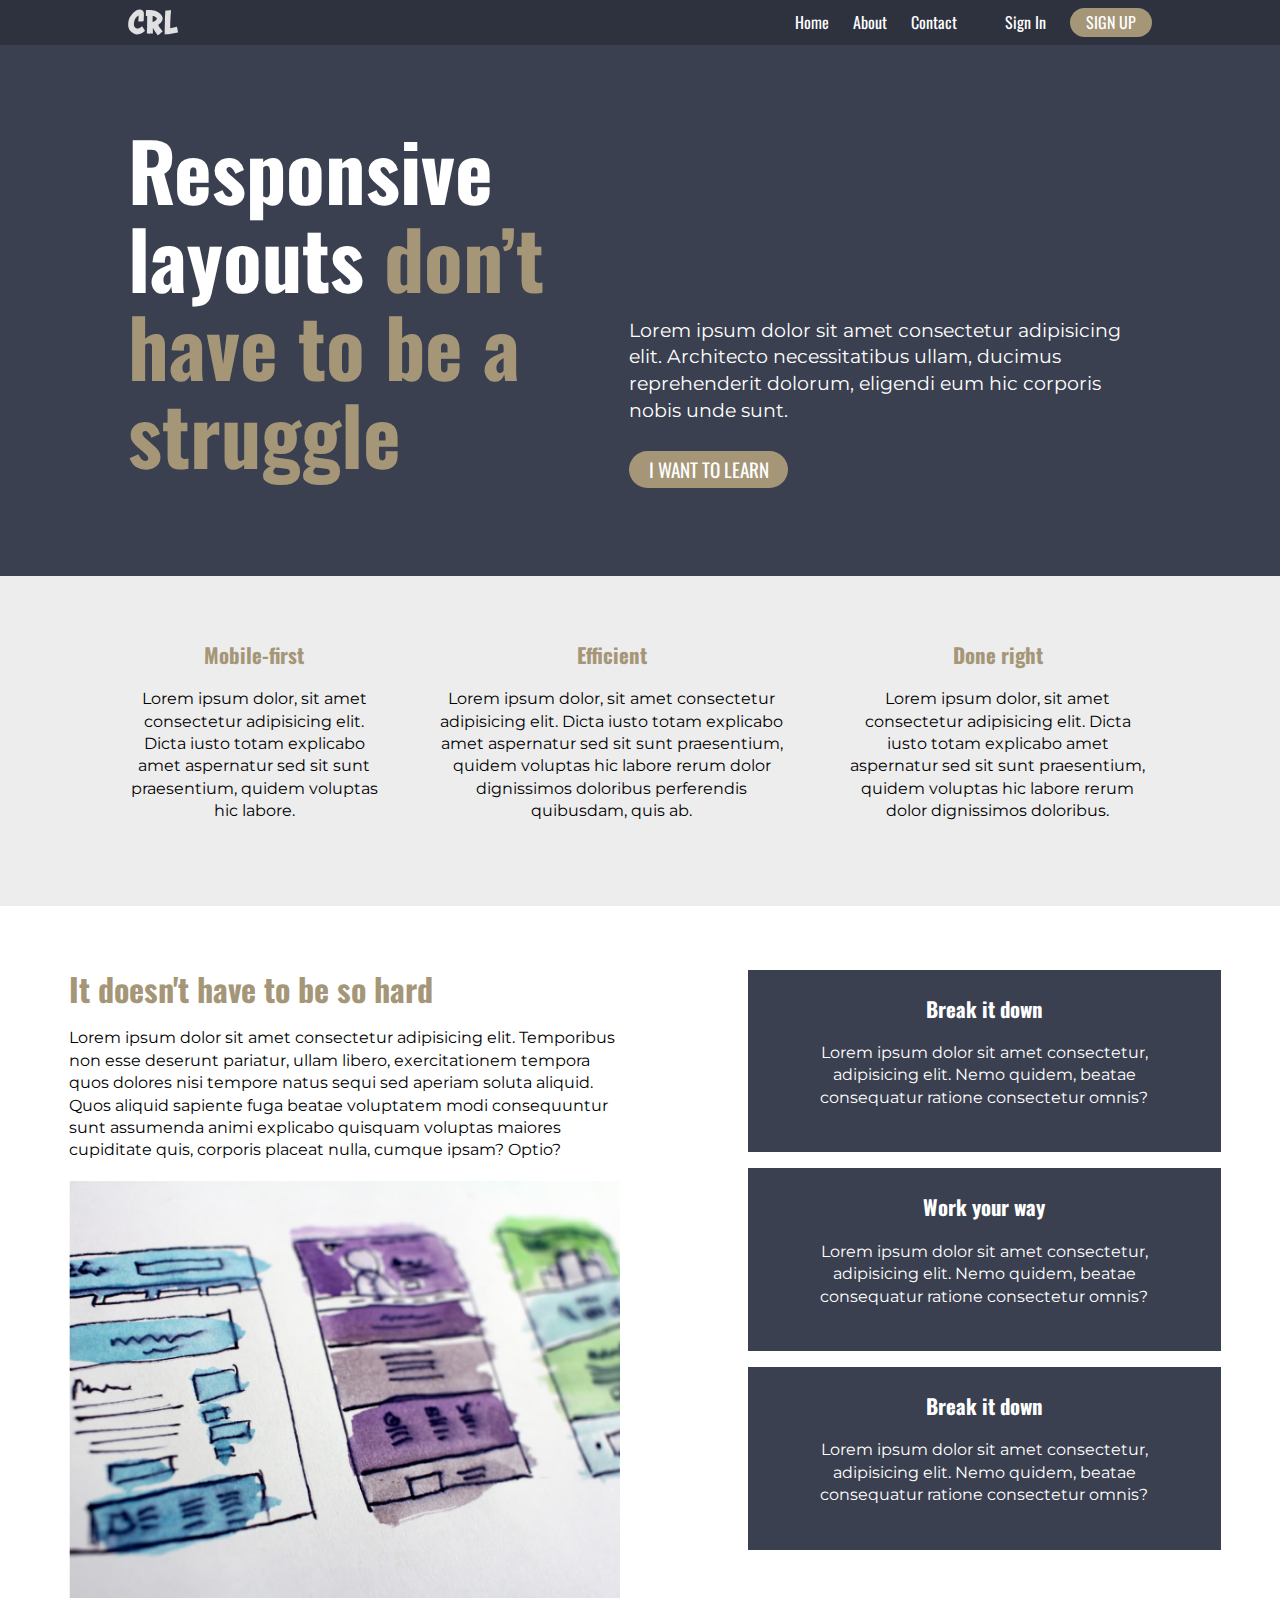
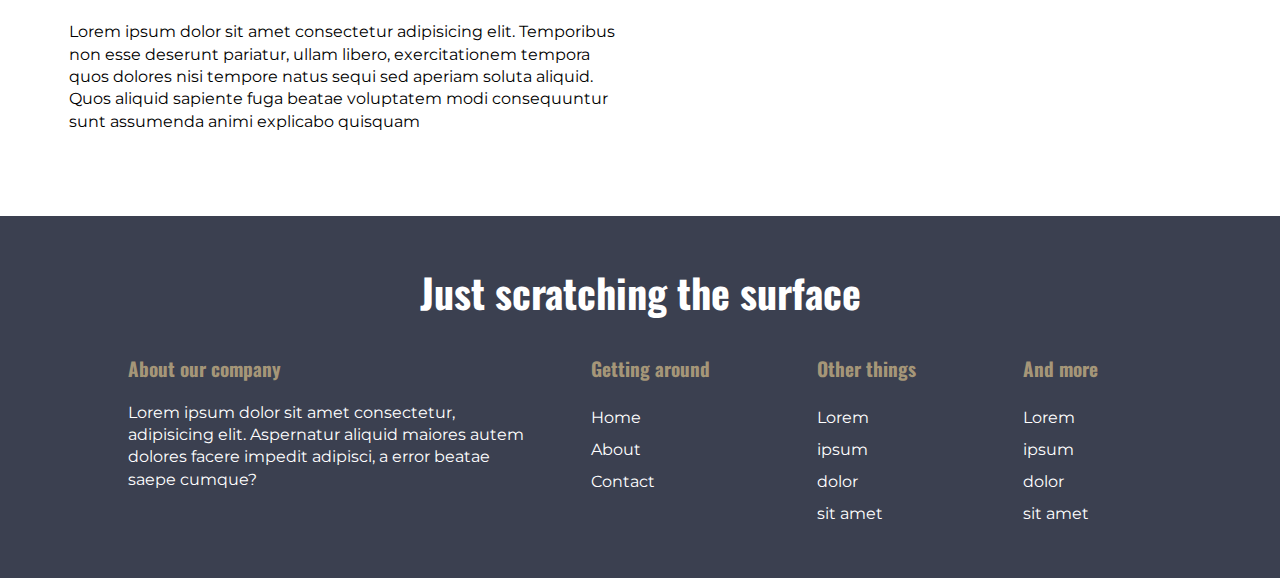
<file: responsive_layouts/final-challenge/final-challenge.html>
<!DOCTYPE html>
<html lang="en">
<head>
    <meta charset="UTF-8">
    <meta http-equiv="X-UA-Compatible" content="IE=edge">
    <meta name="viewport" content="width=device-width, initial-scale=1.0">
    <title>Mobile first challenge</title>
    <link rel="stylesheet" href="style.css">
    <link rel="preconnect" href="https://fonts.googleapis.com">
    <link rel="preconnect" href="https://fonts.gstatic.com" crossorigin>
    <link href="https://fonts.googleapis.com/css2?family=Montserrat&family=Oswald:wght@700&display=swap" rel="stylesheet">
</head>
<body>

    <header>
        <nav class="nav container">
            <img class="logo" src="logo.svg" alt="example company logo">
            <ul class="nav">
                <div class="nav nav-primary">
                    <li><a>Home</a></li>
                    <li><a>About</a></li>
                    <li><a>Contact</a></li>
                </div>
                <div class="nav nav-secondary">   
                    <li><a>Sign In</a></li>
                    <li class="btn"><a>Sign Up</a></li>
                </div>
            </ul>
        </nav>
    </header>

    <section class="hero">
        <div class="container desktop-flex">
            <h1>Responsive layouts <span class="tan">don’t have to be a struggle</span></h1>
            <div>
                <p>Lorem ipsum dolor sit amet consectetur adipisicing elit. Architecto necessitatibus ullam, ducimus reprehenderit dolorum, eligendi eum hic corporis nobis unde sunt.</p>
                <button class="btn">I want to learn</button>
            </div>
        </div>  
    </section>

    <section class="about">
        <div class="container tablet-flex">
            <div>
                <h3>Mobile-first</h3>
                <p>Lorem ipsum dolor, sit amet consectetur adipisicing elit. Dicta iusto totam explicabo amet aspernatur sed sit sunt praesentium, quidem voluptas hic labore.</p>
            </div>
            <div>
                <h3>Efficient</h3>
                <p>Lorem ipsum dolor, sit amet consectetur adipisicing elit. Dicta iusto totam explicabo amet aspernatur sed sit sunt praesentium, quidem voluptas hic labore rerum dolor dignissimos doloribus perferendis quibusdam, quis ab.</p>
            </div>
            <div>
                <h3>Done right</h3>
                <p>Lorem ipsum dolor, sit amet consectetur adipisicing elit. Dicta iusto totam explicabo amet aspernatur sed sit sunt praesentium, quidem voluptas hic labore rerum dolor dignissimos doloribus.</p>
            </div>                
        </div>
    </section>

    <div class="desktop-flex">
        <main>
            <div class="container">
                <h2>It doesn't have to be so hard</h2>
                <p>Lorem ipsum dolor sit amet consectetur adipisicing elit. Temporibus non esse deserunt pariatur, ullam libero, exercitationem tempora quos dolores nisi tempore natus sequi sed aperiam soluta aliquid. Quos aliquid sapiente fuga beatae voluptatem modi consequuntur sunt assumenda animi explicabo quisquam voluptas maiores cupiditate quis, corporis placeat nulla, cumque ipsam? Optio?</p>
                <img src="the-image.jpg" alt="website sketches">
                <p>Lorem ipsum dolor sit amet consectetur adipisicing elit. Temporibus non esse deserunt pariatur, ullam libero, exercitationem tempora quos dolores nisi tempore natus sequi sed aperiam soluta aliquid. Quos aliquid sapiente fuga beatae voluptatem modi consequuntur sunt assumenda animi explicabo quisquam</p>
            </div>
        </main>

        <aside>
            <div class="container tablet-flex">
                <div class="aside-background callout">
                    <h4>Break it down</h4>
                    <p>Lorem ipsum dolor sit amet consectetur, adipisicing elit. Nemo quidem, beatae consequatur ratione consectetur omnis?</p>
                </div>
                <div class="aside-background callout">
                    <h4>Work your way</h4>
                    <p>Lorem ipsum dolor sit amet consectetur, adipisicing elit. Nemo quidem, beatae consequatur ratione consectetur omnis?</p>
                </div>
                <div class="aside-background callout">
                    <h4>Break it down</h4>
                    <p>Lorem ipsum dolor sit amet consectetur, adipisicing elit. Nemo quidem, beatae consequatur ratione consectetur omnis?</p>
                </div>
            </div>
        </aside>  
    </div>

    <footer>
        <div class="container">
            <h5>Just scratching the surface</h5>
            <div class="desktop-flex"> 
                <div class="section-one">
                    <h6>About our company</h6>
                    <p>Lorem ipsum dolor sit amet consectetur, adipisicing elit. Aspernatur aliquid maiores autem dolores facere impedit adipisci, a error beatae saepe cumque?</p>
                </div>
                <div class="row section-two">
                    <div>
                        <h6>Getting around</h6>
                        <ul>
                            <li>Home</li>
                            <li>About</li>
                            <li>Contact</li>
                        </ul>
                    </div>
                    <div>
                        <h6>Other things</h6>
                        <ul>
                            <li>Lorem</li>
                            <li>ipsum</li>
                            <li>dolor</li>
                            <li>sit amet</li>
                        </ul>
                    </div>
                    <div>
                        <h6>And more</h6>
                        <ul>
                            <li>Lorem</li>
                            <li>ipsum</li>
                            <li>dolor</li>
                            <li>sit amet</li>
                        </ul>
                    </div>
                </div>
            </div>
        </div>
    </footer>

</body>
</html>
</file>
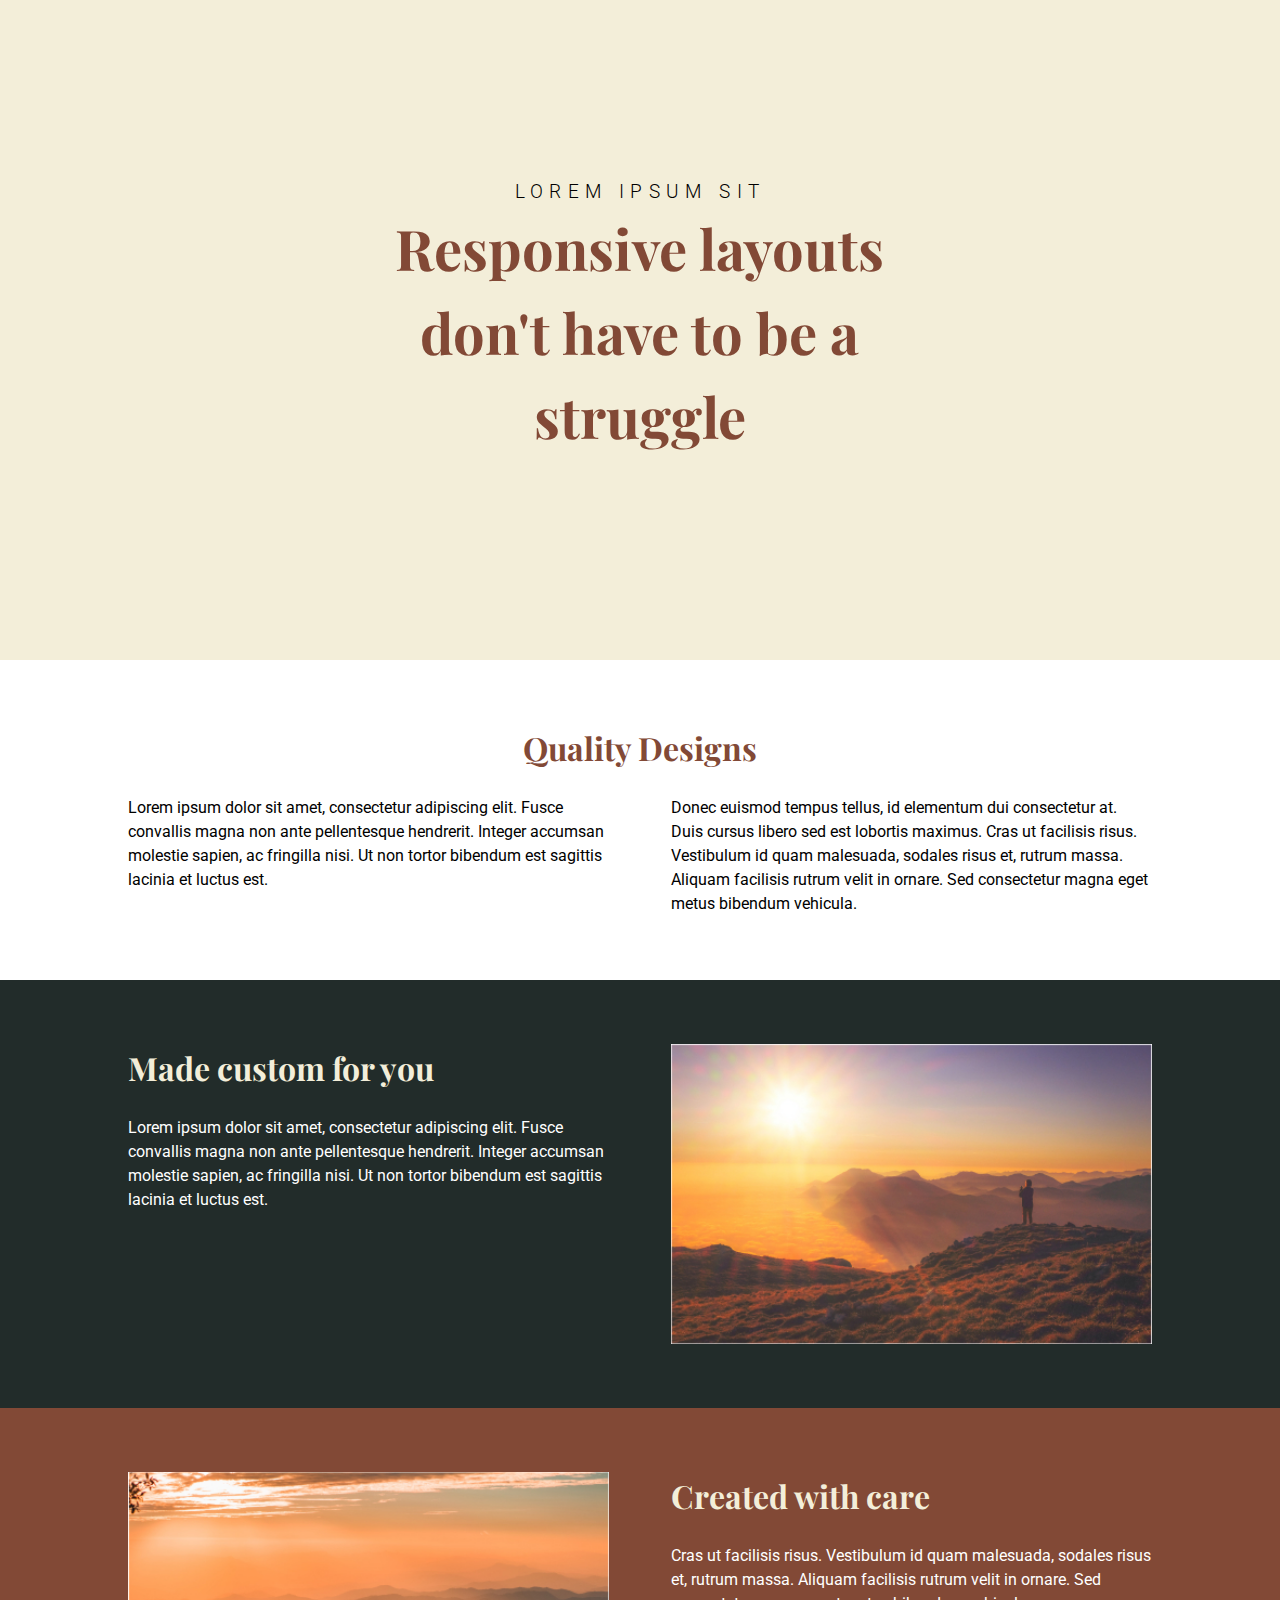
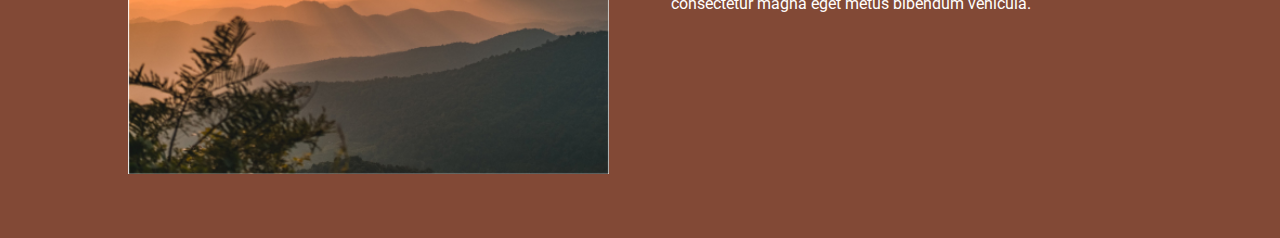
<file: responsive_layouts/flexbox-challenge-4/flexbox-challenge-4.html>
<!DOCTYPE html>
<html lang="en">
<head>
    <meta charset="UTF-8">
    <meta http-equiv="X-UA-Compatible" content="IE=edge">
    <meta name="viewport" content="width=device-width, initial-scale=1.0">
    <title>Flexbox challenge 4</title>
    <link rel="preconnect" href="https://fonts.googleapis.com">
    <link rel="preconnect" href="https://fonts.gstatic.com" crossorigin>
    <link href="https://fonts.googleapis.com/css2?family=Playfair+Display:wght@900&family=Roboto:wght@300;400&display=swap" rel="stylesheet">
    <link rel="stylesheet" href="style.css">
</head>
<body>
    <section class="hero">
        <div class="container column center">
            <p>Lorem ipsum sit</p>
            <h1>Responsive layouts don't have to be a struggle</h1>
        </div>
    </section>

    <section class="intro">
        <div class="container column center">
            <h2>Quality Designs</h2>
            <div class="row mobile-column">
                <p class="column-text">Lorem ipsum dolor sit amet, consectetur adipiscing elit. Fusce convallis magna non ante pellentesque hendrerit. Integer accumsan molestie sapien, ac fringilla nisi. Ut non tortor bibendum est sagittis lacinia et luctus est.</p>
                <p class="column-text">Donec euismod tempus tellus, id elementum dui consectetur at. Duis cursus libero sed est lobortis maximus. Cras ut facilisis risus. Vestibulum id quam malesuada, sodales risus et, rutrum massa. Aliquam facilisis rutrum velit in ornare. Sed consectetur magna eget metus bibendum vehicula.</p>
            </div>
        </div>
    </section>

    <section class="dark-background">
        <div class="container row mobile-column">
            <div class="column column-text">
                <h2>Made custom for you</h2>
                <p>Lorem ipsum dolor sit amet, consectetur adipiscing elit. Fusce convallis magna non ante pellentesque hendrerit. Integer accumsan molestie sapien, ac fringilla nisi. Ut non tortor bibendum est sagittis lacinia et luctus est.</p>
            </div>
            <img class="column-text" src="image-01.jpg" alt="sunset over mountains">
        </div>
    </section>

    <section class="medium-background">
        <div class="container row mobile-column">
            <img class="column-text" src="image-02.jpg" alt="sun setting over mountains">
            <div class="column column-text">
                <h2>Created with care</h2>
                <p>Cras ut facilisis risus. Vestibulum id quam malesuada, sodales risus et, rutrum massa. Aliquam facilisis rutrum velit in ornare. Sed consectetur magna eget metus bibendum vehicula.</p>
            </div>
        </div>
    </section>

</body>
</html>
</file>
<file: responsive_layouts/final-challenge/style.css>
*, *::before, *::after {
    margin: 0;
    padding: 0;
    box-sizing: border-box;
}

:root {
    --header: #2E323F;
    --dark-gray: #3B4050;
    --light-gray: #ededed;
    --tan: #A59678;
}

body {
    font-family: 'Oswald', sans-serif;
    font-size: 12px;
    line-height: 1.4;
}

img {
    width: 100%;
}

/******* FONTS AND COLORS ********/

h1 {
    font-size: 3.5rem;
    color: #fff;
    line-height: 1.2;
}

h2 {
    font-size: 2rem;
    color: var(--tan);
    line-height: 1.2;
}

h3, h4 {
    font-size: 1.3rem;
    color: var(--tan);
}

h3 {
    color: var(--tan);
}

.hero p, aside p, h4, h4 p, footer p {
    color: #fff;
}

h5 {
    font-size: 2.5rem;
    text-align: center;
    color: #fff;
    padding-bottom: 1rem;
}

h6 {
    font-size: 1.2rem;
    color: var(--tan);
}

p, footer ul {
    font-family: 'Montserrat', sans-serif;
}

.hero p, .hero button {
    font-size: 1.2em;
}

header {
    background: var(--header);
}

.hero {
    background: var(--dark-gray);
    padding: 5em 0;
}

.about {
    background: var(--light-gray);
    padding: 4em 0;
}

.aside-background {
    background: var(--dark-gray);
}

main, aside {
    padding: 4em 0;
}

footer {
    background: var(--dark-gray);
    padding: 3em 0;
}

.tan {
    color: var(--tan);
}

/******* GENERAL FORMATTING ********/

h1, h2, h3, h4, h5, h6, p, img {
    margin-bottom: 1.2rem;
}

ul {
    list-style: none;
    text-decoration: none;
    color: #fff;
}

.container {
    width: 80%;
    max-width: 1200px;
    margin: 0 auto;
    /* padding: 1em 0; */
}

.callout {
    padding: 1.5em 2em;
    text-align: center;
    margin: 0 auto 2em auto;
}

.btn {
    font-family: 'Oswald', sans-serif;
    background: var(--tan);
    padding: .2em 1em;
    margin: .5rem 0;
    text-transform: uppercase;
    color: #fff;
    border: none;
    border-radius: 100px;
}

.btn:hover, .btn:focus {
    opacity: .7;
}

.logo {
    width: 50px;
}

nav ul {
    text-align: center;
}

.nav {
    display: flex;
    flex-direction: column;
    align-items: center;
}

.row {
    display: flex;
    justify-content: space-between;
}

.nav-primary {
    margin-bottom: 1rem;
}

aside {
    margin-bottom: 2rem;
}

footer ul {
    line-height: 2;
}

@media (min-width: 700px) {

    .tablet-flex {
        display: flex;
        align-items: center;
        gap: 5%;
    }

    .tablet-flex div {
        text-align: center;
        flex-grow: 1;
    }

    .nav {
        display: flex;
        flex-direction: row;
        justify-content: space-between;
        align-items: center;
        gap: 1.5rem;
    }

    .nav-primary {
        margin: 0 1.5rem 0 0;
    }

    .logo {
        margin: 0;
    }

}

@media (min-width: 1000px) {

    body {
        font-size: 16px;
    }

    h1 {
        font-size: 5rem;
        line-height: 1.1;
    }

    .desktop-flex {
        display: flex;
    }

    .hero .desktop-flex div {
        align-self: flex-end;
    }

    aside .tablet-flex {
        display: block;
    }

    .aside-background {
        margin-bottom: 1rem;
    }

    footer .section-one {
        width: 40%;
    }

    footer .section-two {
        width: 60%;
        justify-content: space-around;
    }

}
</file>
<file: responsive_layouts/flexbox-challenge-4/style.css>
* {
    margin: 0;
    padding: 0;
    box-sizing: border-box; 
}

body {
    font-family: 'Roboto', sans-serif;
    line-height: 1.5;
}

img {
    max-width: 100%;
}

h1, h2 {
    font-family: 'Playfair Display', serif;
    color: #824936;
    margin-bottom: 1.5rem;
}

h1 {
    font-size: 3.5rem;
    max-width: 60%;
}

h2 {
    font-size: 2rem;
}

.row {
    display: flex;
    justify-content: space-between;
}

.column {
    display: flex;
    flex-direction: column;
}

.center {
    justify-content: center;
    align-items: center;
}

.container {
    width: 80%;
    padding: 4em 0;
    max-width: 1128px;
    margin: 0 auto;
}

.hero {
    background: #f3eed9;
    min-height: 660px;
    margin: 0 auto;
    text-align: center;
    display: flex;
    align-items: center;
}

.hero p {
    font-weight: 300;
    font-size: 1.2rem;
    text-transform: uppercase;
    letter-spacing: .4rem;
}

.column-text {
    width: 47%;
}

.dark-background {
    background: #222C2A;
}

.medium-background {
    background: #824936;

}

.dark-background, .medium-background {
    color: #fff;
}

.dark-background h2, .medium-background h2 {
    color: #f3eed9;
}

@media (max-width: 600px) {
    html {
        font-size: 14px;
    }
    
    h1 {
        font-size: 2.5rem;
    }

    .mobile-column {
        display: flex;
        flex-direction: column;
    }

    .column-text {
        width: 90%;
        margin: 1rem auto;
    }
}
</file>
